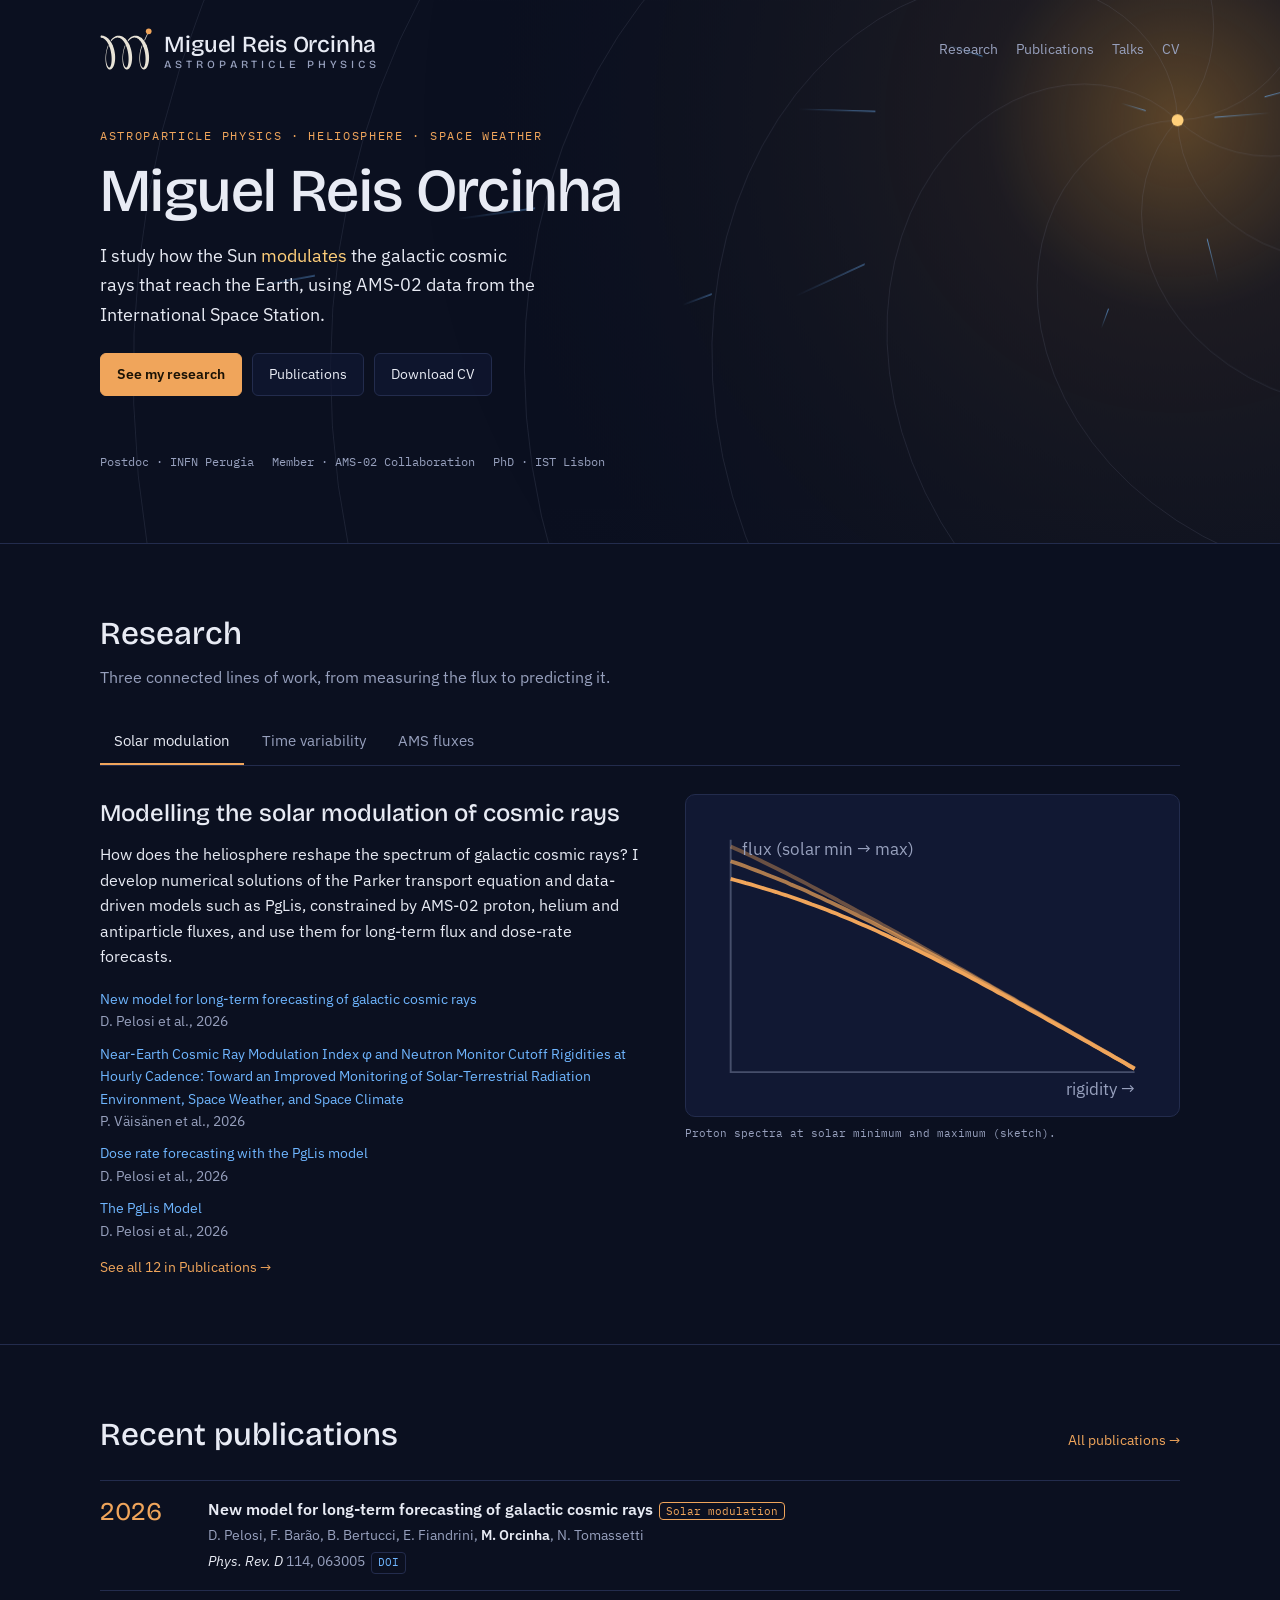
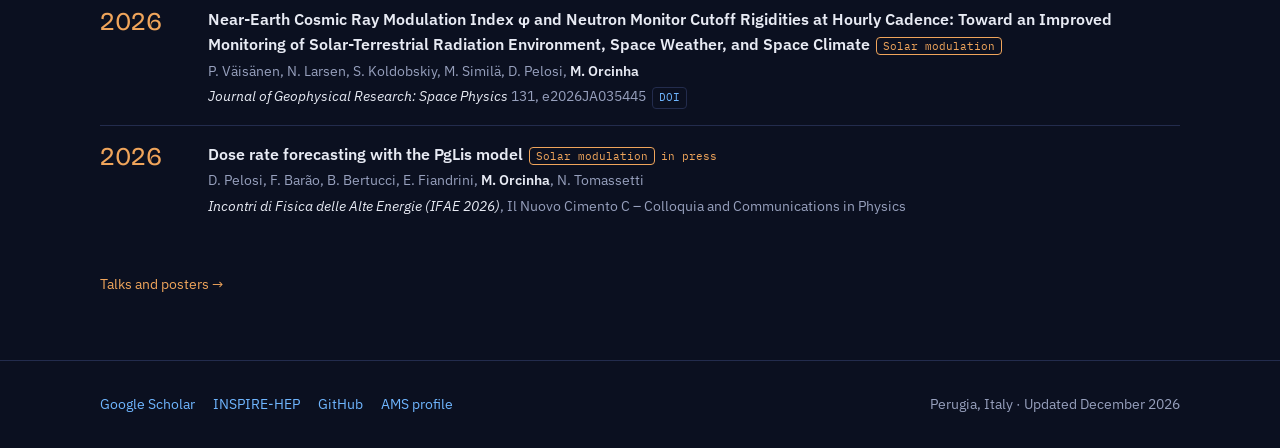
<file: index.html>
<!DOCTYPE html>
<html lang="en">
<head>
  <meta charset="utf-8">
  <meta name="viewport" content="width=device-width, initial-scale=1, viewport-fit=cover">
  <title>Miguel Reis Orcinha · Astroparticle physicist</title>
  <meta name="description" content="Miguel Reis Orcinha, astroparticle physicist at INFN Perugia and member of the AMS-02 Collaboration. Solar modulation and time variability of galactic cosmic rays.">

  <!-- Link previews (LinkedIn, social media, chat apps) -->
  <meta property="og:type" content="website">
  <meta property="og:title" content="Miguel Reis Orcinha · Astroparticle physicist">
  <meta property="og:description" content="Miguel Reis Orcinha, astroparticle physicist at INFN Perugia and member of the AMS-02 Collaboration. Solar modulation and time variability of galactic cosmic rays.">
  <meta property="og:url" content="https://miguelorcinha.github.io/">
  <meta property="og:image" content="https://miguelorcinha.github.io/images/portrait.jpg">
  <meta name="twitter:card" content="summary">

  <link rel="icon" href="favicon.ico" sizes="any">
  <link rel="icon" type="image/svg+xml" href="favicon.svg">
  <link rel="apple-touch-icon" href="apple-touch-icon.png">
  <meta name="theme-color" content="#0b1020">

  <link rel="preconnect" href="https://fonts.googleapis.com">
  <link rel="preconnect" href="https://fonts.gstatic.com" crossorigin>
  <link rel="stylesheet" href="https://fonts.googleapis.com/css2?family=Bricolage+Grotesque:opsz,wght@12..96,500;12..96,700&family=IBM+Plex+Mono:wght@400;500&family=IBM+Plex+Sans:wght@400;500;600&display=swap">
  <link rel="stylesheet" href="assets/style.css">
</head>
<body data-page="home">

  <!-- ============ HERO ============ -->
  <header class="hero">
    <canvas id="sky" aria-hidden="true"></canvas>
    <div class="inner pad">
      <div class="bar" id="site-bar"></div>
      <div class="hero-main">
        <div class="eyebrow" data-site="eyebrow"></div>
        <h1 data-site="name"></h1>
        <p class="lead" id="lead"></p>
        <div class="cta">
          <a class="btn primary" href="#research">See my research</a>
          <a class="btn" href="publications.html">Publications</a>
          <a class="btn" data-site-href="cv" href="#">Download CV</a>
        </div>
      </div>
      <div class="aff" id="affiliations"></div>
    </div>
  </header>

  <main>
    <!-- ============ RESEARCH ============ -->
    <section class="s pad" id="research">
      <div class="inner">
        <h2>Research</h2>
        <p class="sub" data-site="researchIntro"></p>
        <div class="tabs" role="tablist" id="tabs" aria-label="Research topics"></div>
        <div id="panel"></div>
      </div>
    </section>

    <!-- ============ RECENT PUBLICATIONS ============ -->
    <section class="s pad" id="latest">
      <div class="inner">
        <div class="shead"><h2>Recent publications</h2><a class="seeall" href="publications.html">All publications →</a></div>
        <div class="ylist" id="recent"></div>
        <p class="morelinks"><a class="seeall" href="talks.html">Talks and posters →</a></p>
      </div>
    </section>
  </main>

  <!-- Header bar and footer are filled in by assets/site.js, so they are edited in one place. -->
  <footer class="pad" id="site-footer"></footer>

  <noscript><p class="pad">This site needs JavaScript to list publications and talks. My CV is at <a href="files/cv_morcinha_20261112.pdf">files/cv_morcinha_20261112.pdf</a>.</p></noscript>

  <script src="content/config.js"></script>
  <script src="assets/site.js"></script>
</body>
</html>
</file>
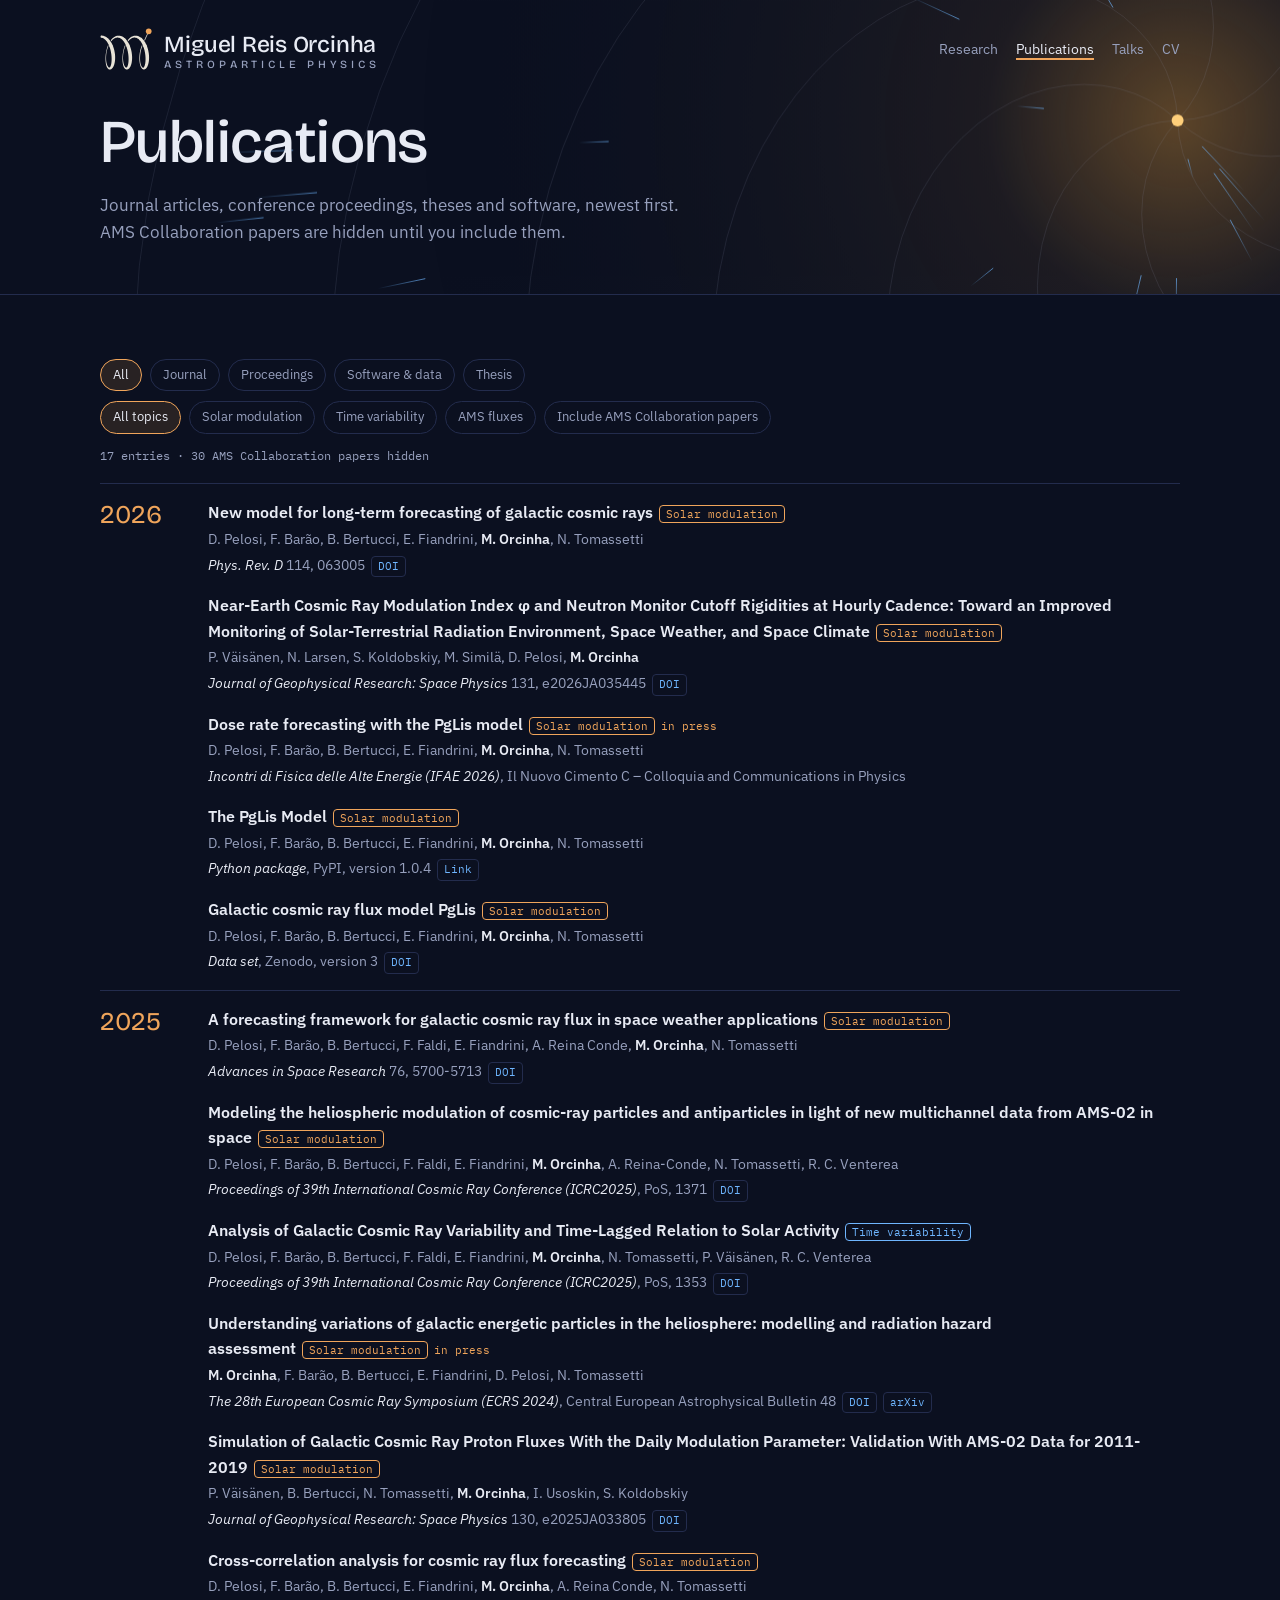
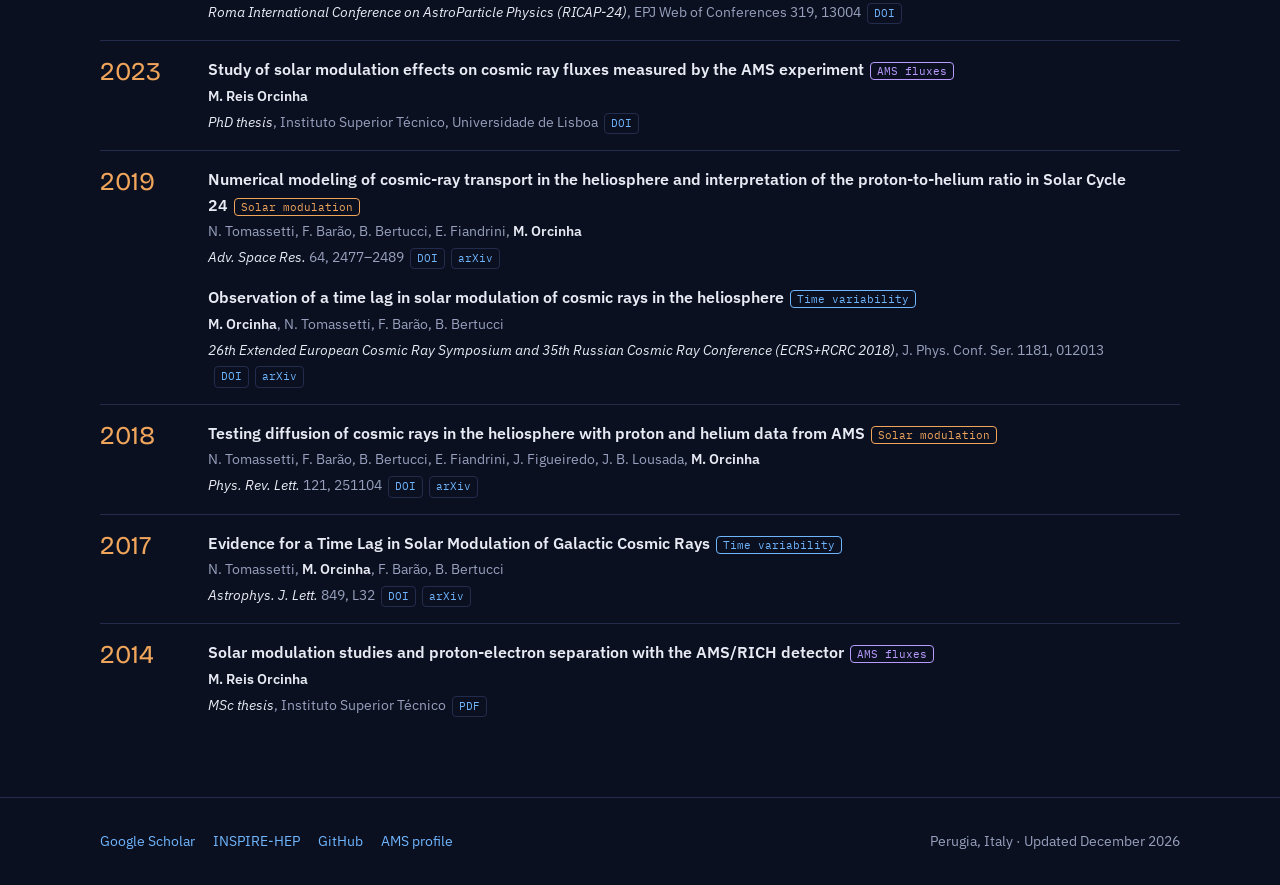
<file: publications.html>
<!DOCTYPE html>
<html lang="en">
<head>
  <meta charset="utf-8">
  <meta name="viewport" content="width=device-width, initial-scale=1, viewport-fit=cover">
  <title>Publications · Miguel Reis Orcinha</title>
  <meta name="description" content="Journal articles, conference proceedings, theses and software by Miguel Reis Orcinha.">

  <!-- Link previews (LinkedIn, social media, chat apps) -->
  <meta property="og:type" content="website">
  <meta property="og:title" content="Publications · Miguel Reis Orcinha">
  <meta property="og:description" content="Journal articles, conference proceedings, theses and software by Miguel Reis Orcinha.">
  <meta property="og:url" content="https://miguelorcinha.github.io/publications.html">
  <meta property="og:image" content="https://miguelorcinha.github.io/images/portrait.jpg">
  <meta name="twitter:card" content="summary">

  <link rel="icon" href="favicon.ico" sizes="any">
  <link rel="icon" type="image/svg+xml" href="favicon.svg">
  <link rel="apple-touch-icon" href="apple-touch-icon.png">
  <meta name="theme-color" content="#0b1020">

  <link rel="preconnect" href="https://fonts.googleapis.com">
  <link rel="preconnect" href="https://fonts.gstatic.com" crossorigin>
  <link rel="stylesheet" href="https://fonts.googleapis.com/css2?family=Bricolage+Grotesque:opsz,wght@12..96,500;12..96,700&family=IBM+Plex+Mono:wght@400;500&family=IBM+Plex+Sans:wght@400;500;600&display=swap">
  <link rel="stylesheet" href="assets/style.css">
</head>
<body data-page="publications">

  <header class="hero compact">
    <canvas id="sky" aria-hidden="true"></canvas>
    <div class="inner pad">
      <div class="bar" id="site-bar"></div>
      <div class="hero-main">
        <h1>Publications</h1>
        <p class="lead">Journal articles, conference proceedings, theses and software, newest first. AMS Collaboration papers are hidden until you include them.</p>
      </div>
    </div>
  </header>

  <main>
    <section class="s pad" id="publications">
      <div class="inner">
        <div class="filters" id="f-kind" aria-label="Filter by type"></div>
        <div class="filters" id="f-topic" aria-label="Filter by topic"></div>
        <div class="count" id="count" aria-live="polite">Loading publications…</div>
        <div class="ylist" id="publist"></div>
      </div>
    </section>
  </main>

  <!-- Header bar and footer are filled in by assets/site.js, so they are edited in one place. -->
  <footer class="pad" id="site-footer"></footer>

  <noscript><p class="pad">This site needs JavaScript to list publications and talks. My CV is at <a href="files/cv_morcinha_20261112.pdf">files/cv_morcinha_20261112.pdf</a>.</p></noscript>

  <script src="content/config.js"></script>
  <script src="assets/site.js"></script>
</body>
</html>
</file>
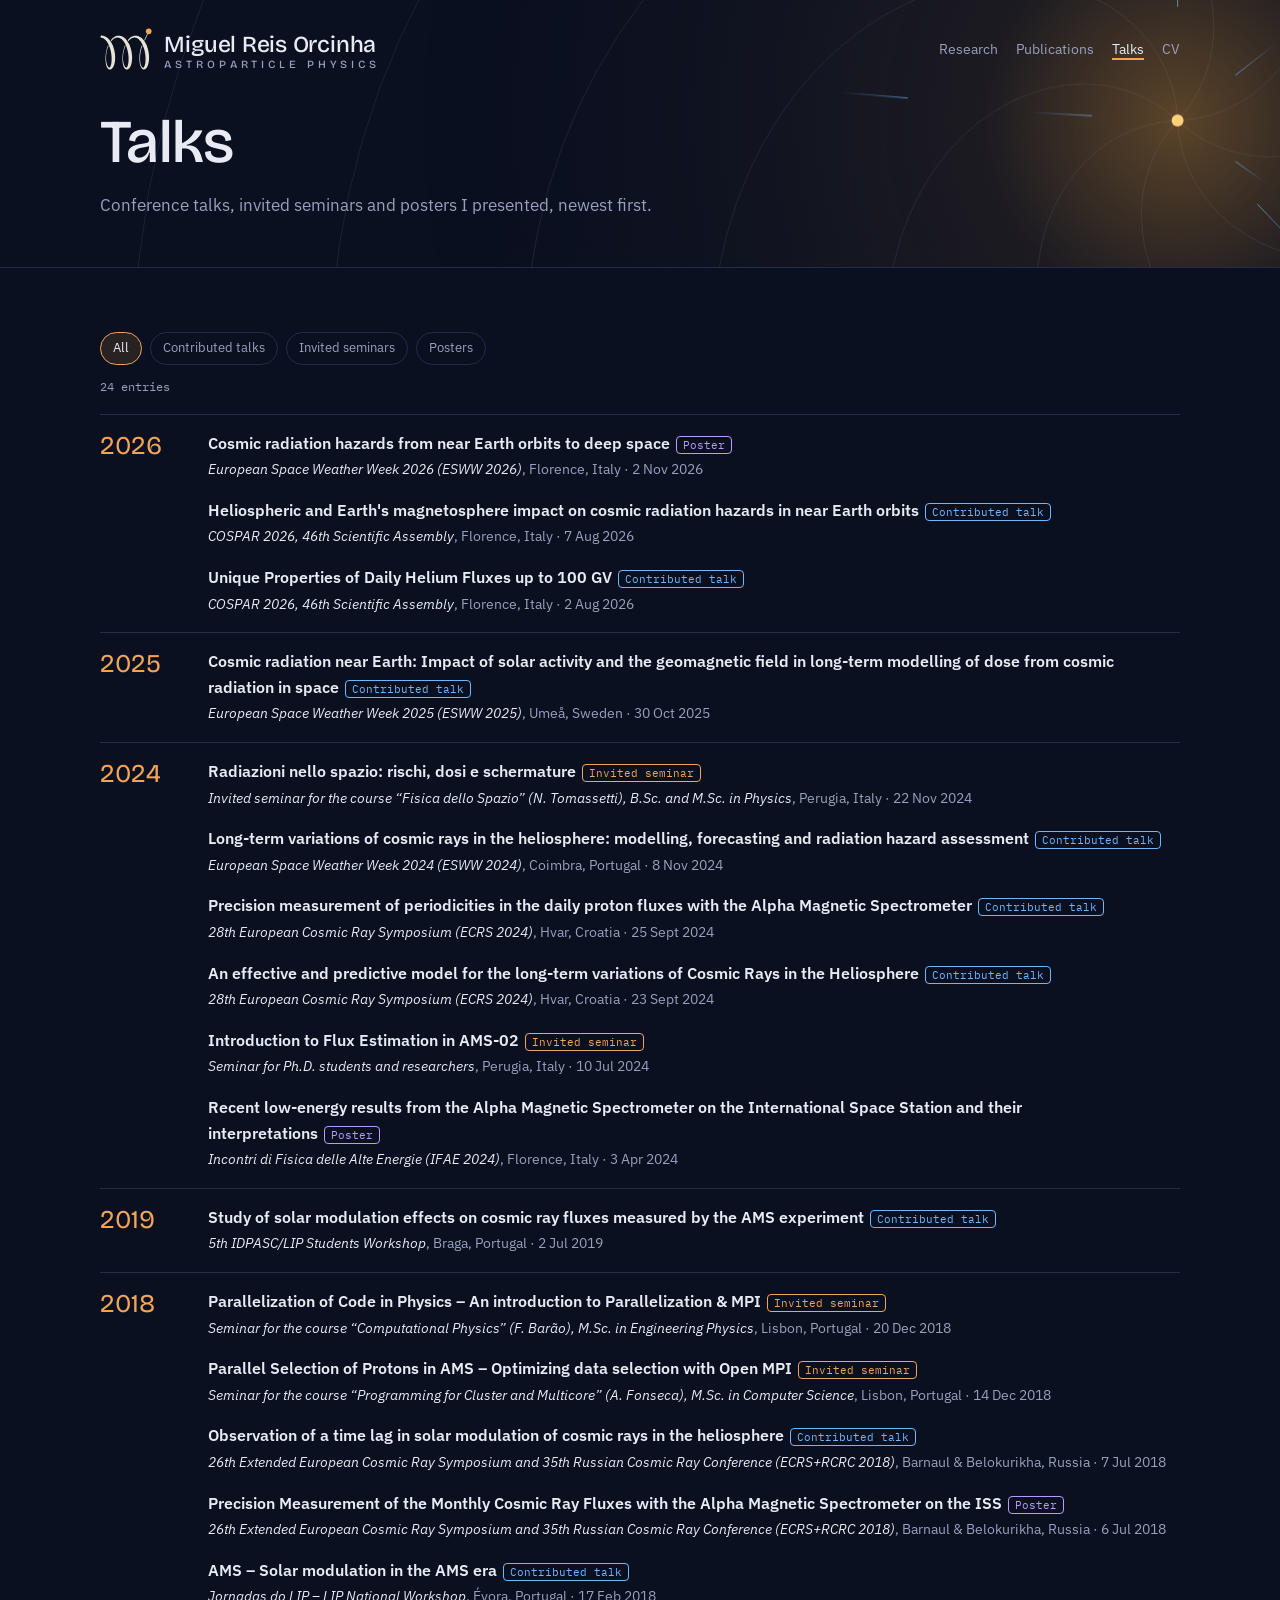
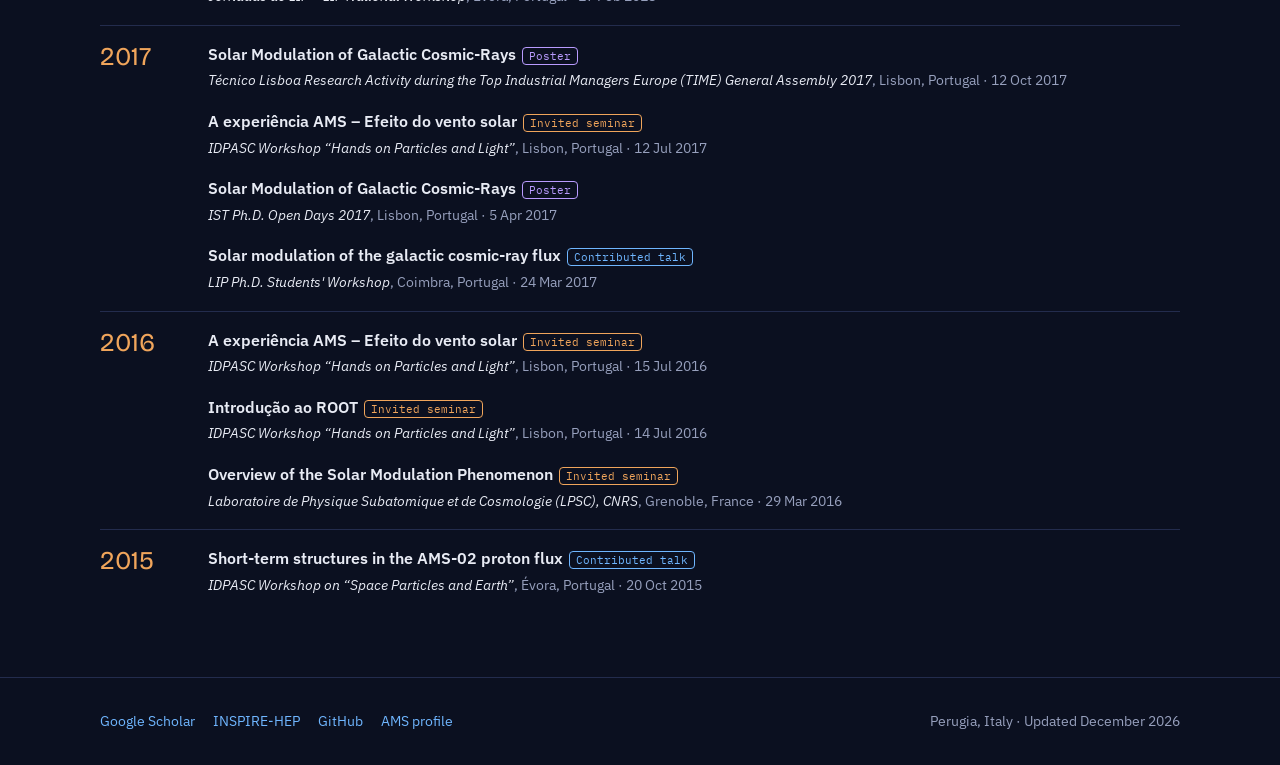
<file: talks.html>
<!DOCTYPE html>
<html lang="en">
<head>
  <meta charset="utf-8">
  <meta name="viewport" content="width=device-width, initial-scale=1, viewport-fit=cover">
  <title>Talks · Miguel Reis Orcinha</title>
  <meta name="description" content="Conference talks, invited seminars and posters presented by Miguel Reis Orcinha.">

  <!-- Link previews (LinkedIn, social media, chat apps) -->
  <meta property="og:type" content="website">
  <meta property="og:title" content="Talks · Miguel Reis Orcinha">
  <meta property="og:description" content="Conference talks, invited seminars and posters presented by Miguel Reis Orcinha.">
  <meta property="og:url" content="https://miguelorcinha.github.io/talks.html">
  <meta property="og:image" content="https://miguelorcinha.github.io/images/portrait.jpg">
  <meta name="twitter:card" content="summary">

  <link rel="icon" href="favicon.ico" sizes="any">
  <link rel="icon" type="image/svg+xml" href="favicon.svg">
  <link rel="apple-touch-icon" href="apple-touch-icon.png">
  <meta name="theme-color" content="#0b1020">

  <link rel="preconnect" href="https://fonts.googleapis.com">
  <link rel="preconnect" href="https://fonts.gstatic.com" crossorigin>
  <link rel="stylesheet" href="https://fonts.googleapis.com/css2?family=Bricolage+Grotesque:opsz,wght@12..96,500;12..96,700&family=IBM+Plex+Mono:wght@400;500&family=IBM+Plex+Sans:wght@400;500;600&display=swap">
  <link rel="stylesheet" href="assets/style.css">
</head>
<body data-page="talks">

  <header class="hero compact">
    <canvas id="sky" aria-hidden="true"></canvas>
    <div class="inner pad">
      <div class="bar" id="site-bar"></div>
      <div class="hero-main">
        <h1>Talks</h1>
        <p class="lead">Conference talks, invited seminars and posters I presented, newest first.</p>
      </div>
    </div>
  </header>

  <main>
    <section class="s pad" id="talks">
      <div class="inner">
        <div class="filters" id="f-talk" aria-label="Filter by type"></div>
        <div class="count" id="count" aria-live="polite">Loading talks…</div>
        <div class="ylist" id="talklist"></div>
      </div>
    </section>
  </main>

  <!-- Header bar and footer are filled in by assets/site.js, so they are edited in one place. -->
  <footer class="pad" id="site-footer"></footer>

  <noscript><p class="pad">This site needs JavaScript to list publications and talks. My CV is at <a href="files/cv_morcinha_20261112.pdf">files/cv_morcinha_20261112.pdf</a>.</p></noscript>

  <script src="content/config.js"></script>
  <script src="assets/site.js"></script>
</body>
</html>
</file>
<file: assets/style.css>
/* Colours and fonts. Change these to restyle the whole site. */
:root {
  --bg: #0b1020;      /* page background (deep space) */
  --bg2: #111833;     /* cards and panels */
  --fg: #e8ebf4;      /* main text */
  --mute: #97a0bd;    /* secondary text */
  --line: #232c4d;    /* dividers */
  --sun: #f0a55b;     /* accent: the Sun (matches the logo dot) */
  --sun2: #ffcf7a;    /* lighter accent */
  --ion: #6fb6ff;     /* links: cosmic rays */
  --t-modulation: #f0a55b;
  --t-variability: #6fb6ff;
  --t-ams: #b99bff;

  --display: "Bricolage Grotesque", "IBM Plex Sans", system-ui, sans-serif;
  --body: "IBM Plex Sans", system-ui, -apple-system, "Segoe UI", sans-serif;
  --mono: "IBM Plex Mono", ui-monospace, Menlo, Consolas, monospace;
  color-scheme: dark;
}

* { box-sizing: border-box; }
html { scroll-behavior: smooth; }
body { margin: 0; background: var(--bg); color: var(--fg); font-family: var(--body); font-size: 16px; line-height: 1.6; }
a { color: inherit; }
img { max-width: 100%; }
[hidden] { display: none !important; }
:focus-visible { outline: 2px solid var(--sun); outline-offset: 2px; }
.muted { color: var(--mute); }

.pad { padding-left: max(16px, env(safe-area-inset-left, 0px)); padding-right: max(16px, env(safe-area-inset-right, 0px)); }
.inner { max-width: 1080px; margin: 0 auto; }

/* ---------- Hero ---------- */
.hero { position: relative; overflow: hidden; border-bottom: 1px solid var(--line); }
#sky { position: absolute; inset: 0; width: 100%; height: 100%; display: block; }
.hero .inner.pad { box-sizing: content-box; }
.hero .inner { position: relative; padding-block: calc(env(safe-area-inset-top, 0px) + 28px) 72px; display: flex; flex-direction: column; gap: 56px; }
.bar { display: flex; justify-content: space-between; align-items: center; gap: 16px; flex-wrap: wrap; }
.brand { display: flex; gap: 12px; align-items: center; text-decoration: none; }
.brand-text { display: flex; flex-direction: column; align-items: flex-start; gap: 3px; transform: translateY(1.5px); }
.brand-name { font-family: var(--display); font-weight: 500; font-size: 23px; line-height: 1; letter-spacing: -.01em; white-space: nowrap; }
.brand-label { font-family: var(--display); font-weight: 500; font-size: 11px; line-height: 1; text-transform: uppercase; letter-spacing: var(--label-track, .2em); color: var(--mute); white-space: nowrap; }
.brand img { height: 42px; width: auto; display: block; }
.bar nav { display: flex; gap: 18px; flex-wrap: wrap; font-size: 14px; }
.bar nav a { text-decoration: none; color: var(--mute); }
.bar nav a:hover { color: var(--fg); }
.eyebrow { font-family: var(--mono); font-size: 12px; letter-spacing: .14em; text-transform: uppercase; color: var(--sun); }
h1 { font-family: var(--display); font-weight: 500; font-size: clamp(2.3rem, 5.5vw, 3.8rem); line-height: 1.05; margin: 14px 0 18px; letter-spacing: -.01em; text-wrap: balance; }
.lead { font-size: 1.15rem; max-width: 40ch; margin: 0 0 24px; }
.lead em { font-style: normal; color: var(--sun2); }
.cta { display: flex; gap: 10px; flex-wrap: wrap; }
.btn { display: inline-flex; align-items: center; padding: 9px 16px; border-radius: 6px; border: 1px solid var(--line); text-decoration: none; font-size: 14px; background: rgba(17, 24, 51, .7); }
.btn:hover { border-color: var(--mute); }
.btn.primary { background: var(--sun); color: #1a1205; border-color: var(--sun); font-weight: 600; }
.aff { font-family: var(--mono); font-size: 12px; color: var(--mute); display: flex; gap: 6px 18px; flex-wrap: wrap; }


/* ---------- Sections ---------- */
section.s { padding-block: 64px; border-bottom: 1px solid var(--line); scroll-margin-top: 8px; }
h2 { font-family: var(--display); font-weight: 500; font-size: 2rem; margin: 0 0 6px; }
.sub { color: var(--mute); margin: 0 0 28px; max-width: 60ch; }

/* ---------- Research tabs ---------- */
.tabs { display: flex; gap: 4px; border-bottom: 1px solid var(--line); margin-bottom: 28px; overflow-x: auto; }
.tabs button { font: inherit; font-size: 15px; background: none; border: 0; color: var(--mute); padding: 10px 14px; border-bottom: 2px solid transparent; cursor: pointer; white-space: nowrap; }
.tabs button[aria-selected="true"] { color: var(--fg); border-color: var(--sun); }
.panel { display: grid; grid-template-columns: minmax(0, 1.1fr) minmax(0, 1fr); gap: 40px; align-items: start; }
.panel h3 { font-family: var(--display); font-weight: 500; font-size: 1.5rem; margin: 0 0 10px; }
.panel p { margin: 0 0 14px; max-width: 60ch; }
.fig { background: var(--bg2); border: 1px solid var(--line); border-radius: 10px; padding: 18px; color: var(--mute); }
.fig svg, .fig img { width: 100%; height: auto; display: block; }
.cap { font-family: var(--mono); font-size: 11px; color: var(--mute); margin-top: 8px; }
.mini { list-style: none; padding: 0; margin: 18px 0 0; display: flex; flex-direction: column; gap: 10px; font-size: 14px; }
.mini a { color: var(--ion); text-decoration: none; }
.mini a:hover { text-decoration: underline; }
.mini span { color: var(--mute); }
.seeall { font: inherit; font-size: 14px; background: none; border: 0; color: var(--sun); padding: 0; margin-top: 14px; cursor: pointer; }

/* ---------- Publications ---------- */
.filters { display: flex; flex-wrap: wrap; gap: 8px; margin-bottom: 10px; }
.chip { font: inherit; font-size: 13px; border: 1px solid var(--line); background: transparent; color: var(--mute); padding: 5px 12px; border-radius: 999px; cursor: pointer; }
.chip:hover { color: var(--fg); }
.chip[aria-pressed="true"] { border-color: var(--sun); color: var(--fg); background: rgba(244, 167, 59, .12); }
.count { font-family: var(--mono); font-size: 12px; color: var(--mute); margin: 12px 0 18px; }
.ylist { display: flex; flex-direction: column; }
.yrow { display: grid; grid-template-columns: 90px minmax(0, 1fr); gap: 18px; border-top: 1px solid var(--line); padding-block: 16px; }
.yrow .y { font-family: var(--display); font-size: 1.6rem; color: var(--sun); line-height: 1.2; }
.yrow ul { list-style: none; margin: 0; padding: 0; display: flex; flex-direction: column; gap: 16px; }
.t { font-weight: 600; text-decoration: none; }
a.t:hover { color: var(--sun2); }
.au { color: var(--mute); font-size: 14px; }
.au b { color: var(--fg); font-weight: 600; }
.ve { font-size: 14px; color: var(--mute); }
.ve i { color: var(--fg); }
.lk { display: inline-flex; gap: 6px; margin-left: 6px; flex-wrap: wrap; }
.lk a { font-family: var(--mono); font-size: 11px; color: var(--ion); text-decoration: none; border: 1px solid var(--line); padding: 1px 6px; border-radius: 4px; }
.lk a:hover { border-color: var(--ion); }
.tag { font-family: var(--mono); font-size: 11px; padding: 1px 6px; border-radius: 4px; margin-left: 6px; border: 1px solid; white-space: nowrap; }
.press { font-family: var(--mono); font-size: 11px; color: var(--sun); margin-left: 6px; }

/* ---------- Talks ---------- */
.talkgrid { display: grid; grid-template-columns: repeat(auto-fill, minmax(260px, 1fr)); gap: 14px; }
.talk { border: 1px solid var(--line); border-radius: 8px; padding: 14px; background: var(--bg2); }
.talk .d { font-family: var(--mono); font-size: 11px; color: var(--sun); }
.talk .tt { font-weight: 500; margin: 4px 0; }
.talk .ev { font-size: 13px; color: var(--mute); }
.more { font: inherit; font-size: 14px; margin-top: 18px; background: transparent; color: var(--fg); border: 1px solid var(--line); border-radius: 6px; padding: 8px 14px; cursor: pointer; }

/* ---------- Footer ---------- */
footer { padding-block: 32px calc(env(safe-area-inset-bottom, 0px) + 32px); font-size: 14px; }
.foot { display: flex; justify-content: space-between; gap: 12px 24px; flex-wrap: wrap; }
.links { display: flex; gap: 8px 18px; flex-wrap: wrap; }
.links a { color: var(--ion); text-decoration: none; }
.links a:hover { text-decoration: underline; }

/* ---------- Multi-page additions ---------- */
.bar nav a[aria-current="page"] { color: var(--fg); box-shadow: inset 0 -2px 0 var(--sun); }
.hero.compact .inner { padding-bottom: 48px; gap: 40px; }
.hero.compact h1 { margin-top: 0; }
.hero.compact .lead { max-width: 60ch; font-size: 1.05rem; color: var(--mute); margin-bottom: 0; }
.shead { display: flex; justify-content: space-between; align-items: baseline; gap: 8px 16px; flex-wrap: wrap; margin-bottom: 20px; }
.shead h2 { margin: 0; }
a.seeall { text-decoration: none; display: inline-block; }
a.seeall:hover { text-decoration: underline; }
.morelinks { margin: 24px 0 0; }
.tt-contributed { color: var(--t-variability); border-color: var(--t-variability); }
.tt-invited { color: var(--sun); border-color: var(--sun); }
.tt-poster { color: var(--t-ams); border-color: var(--t-ams); }
.tt-collaboration { color: var(--mute); border-color: var(--line); }

@media (max-width: 760px) {
  .panel { grid-template-columns: 1fr; }
  .yrow { grid-template-columns: 1fr; gap: 6px; }
  .hero .inner { gap: 40px; }
}
@media (prefers-reduced-motion: reduce) { html { scroll-behavior: auto; } }
</file>
